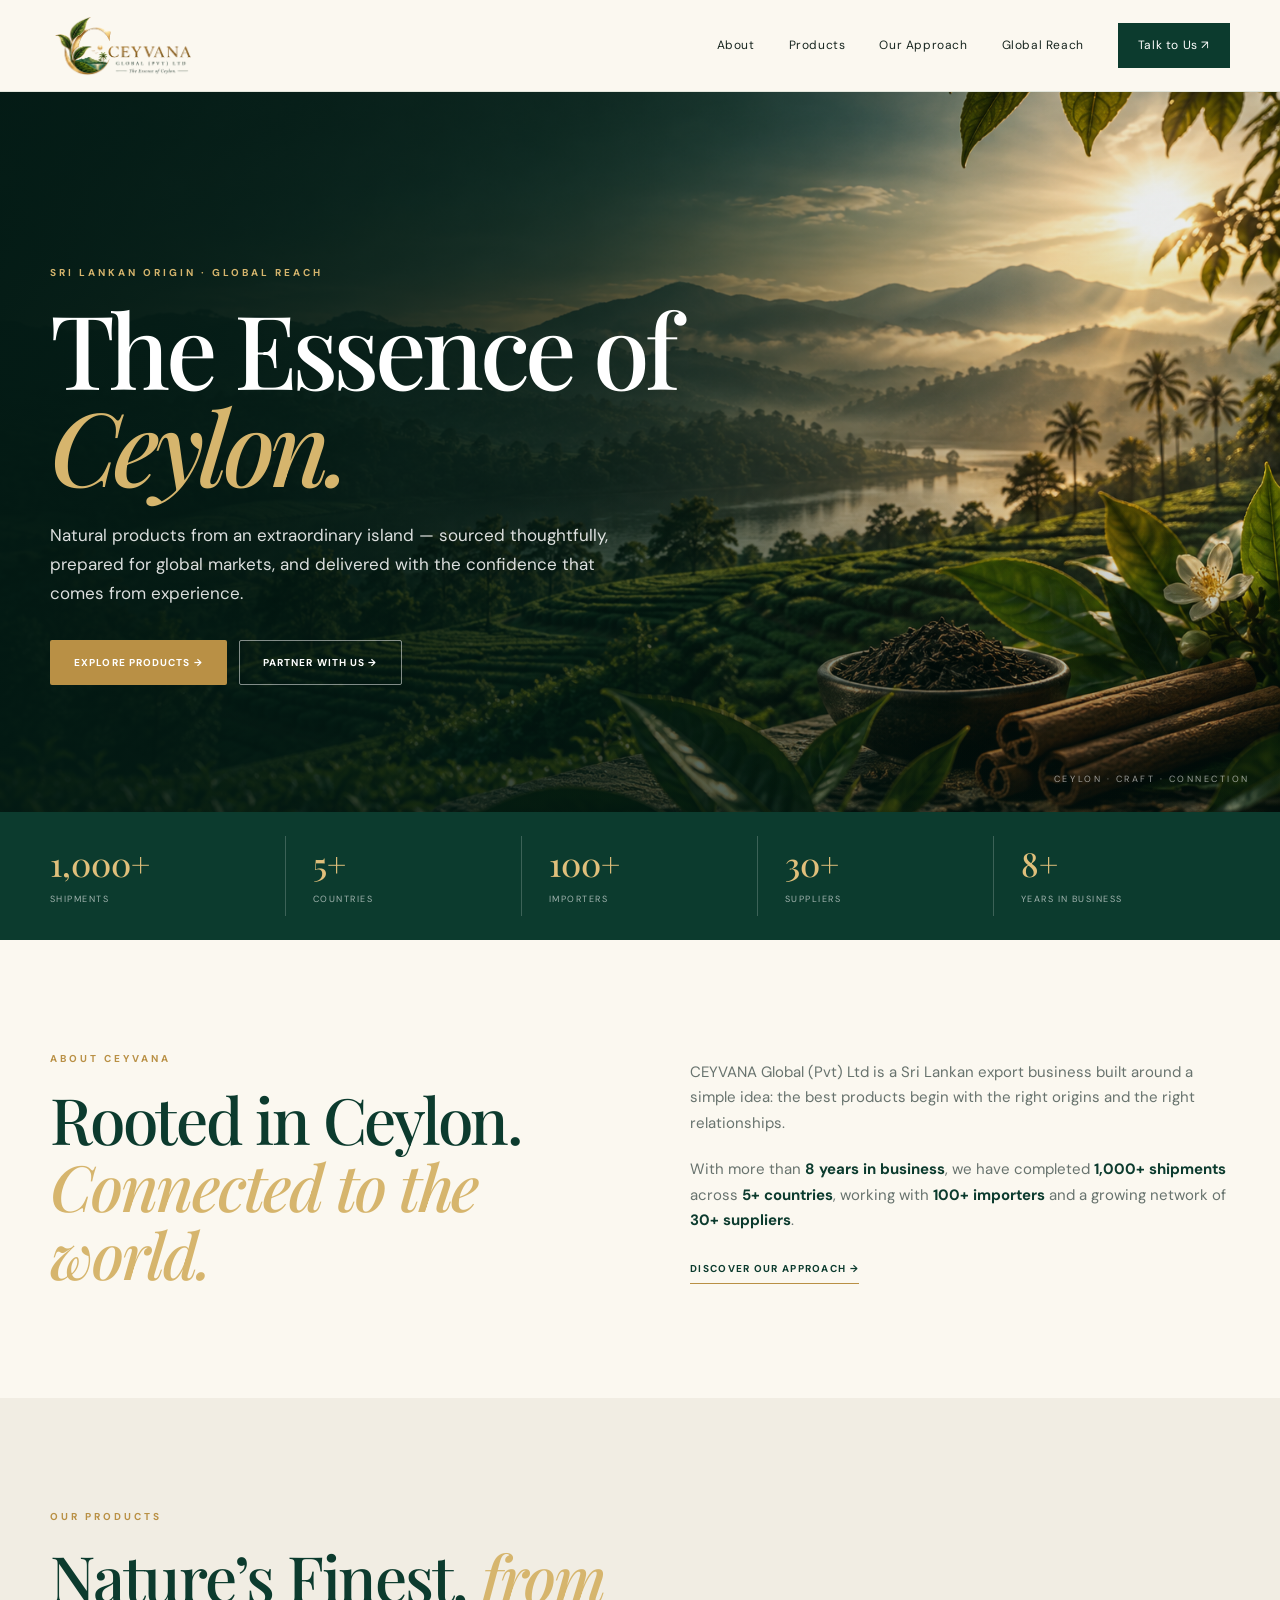
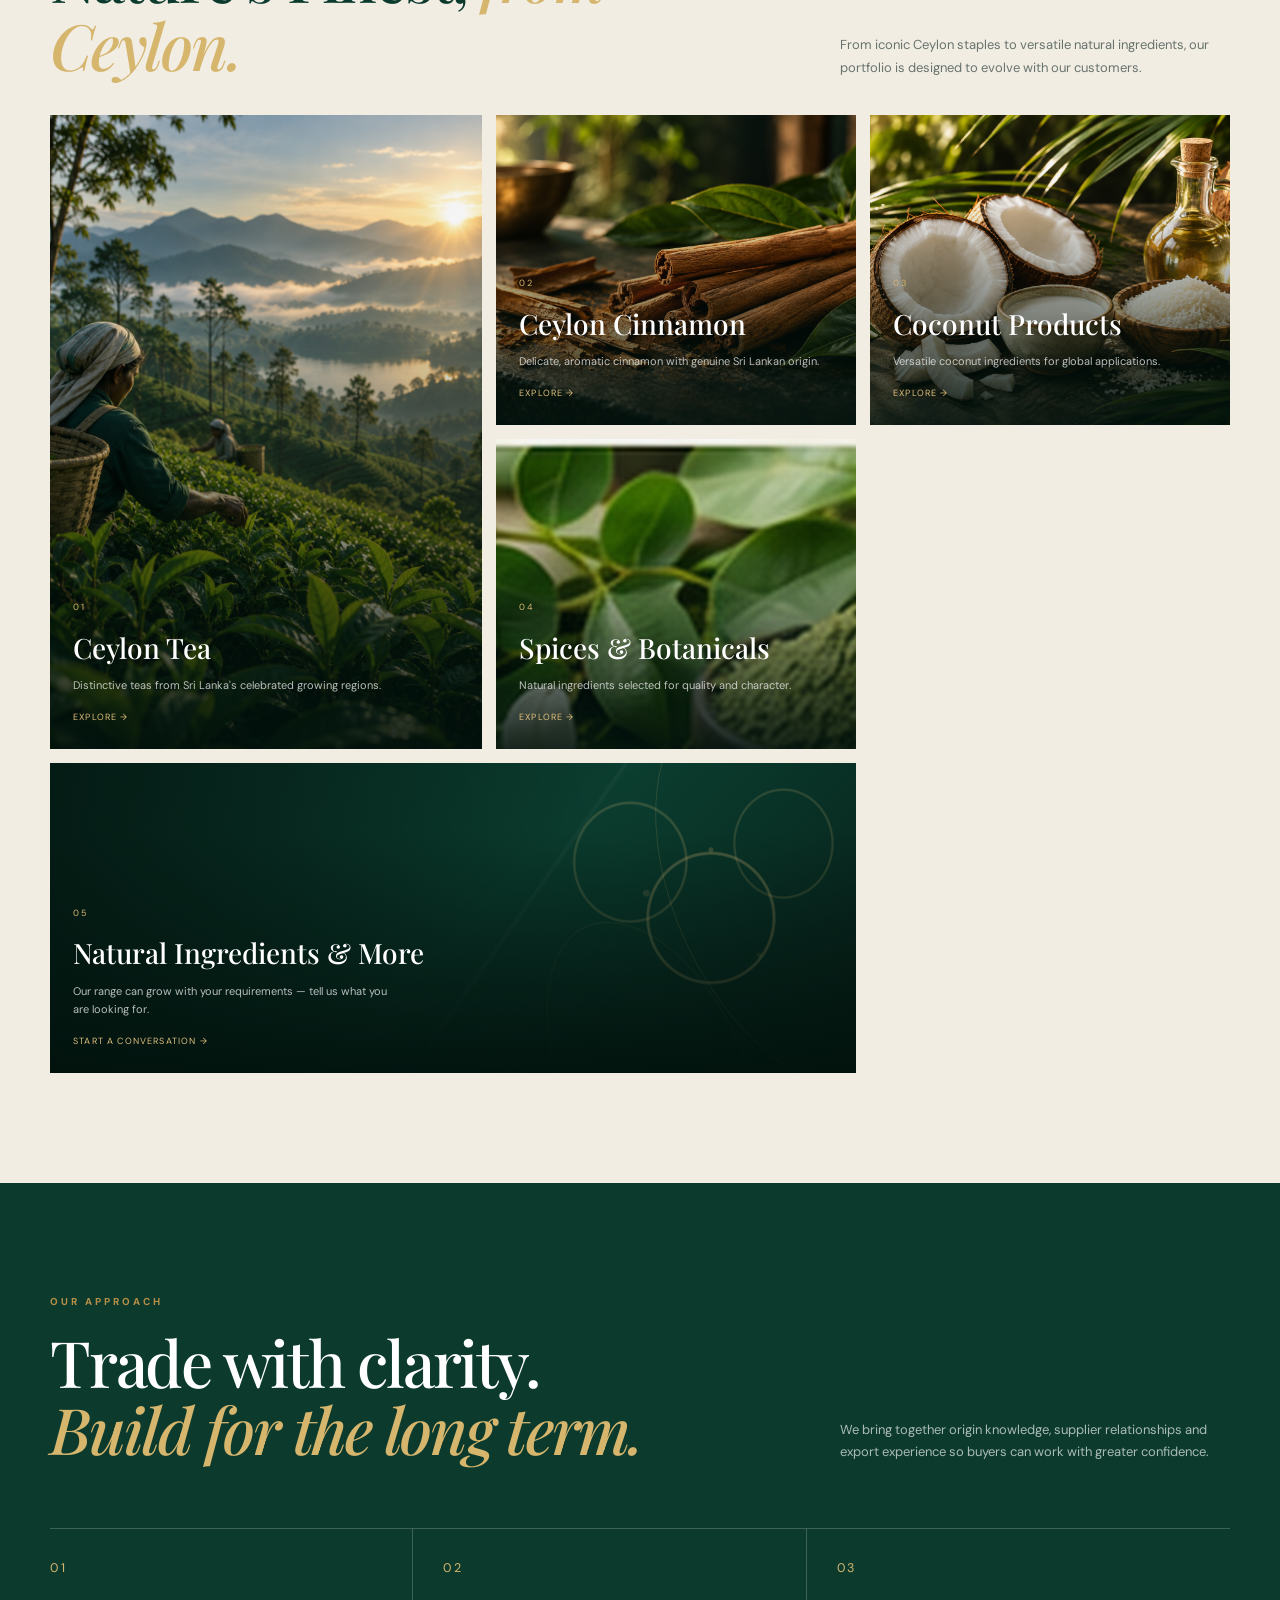
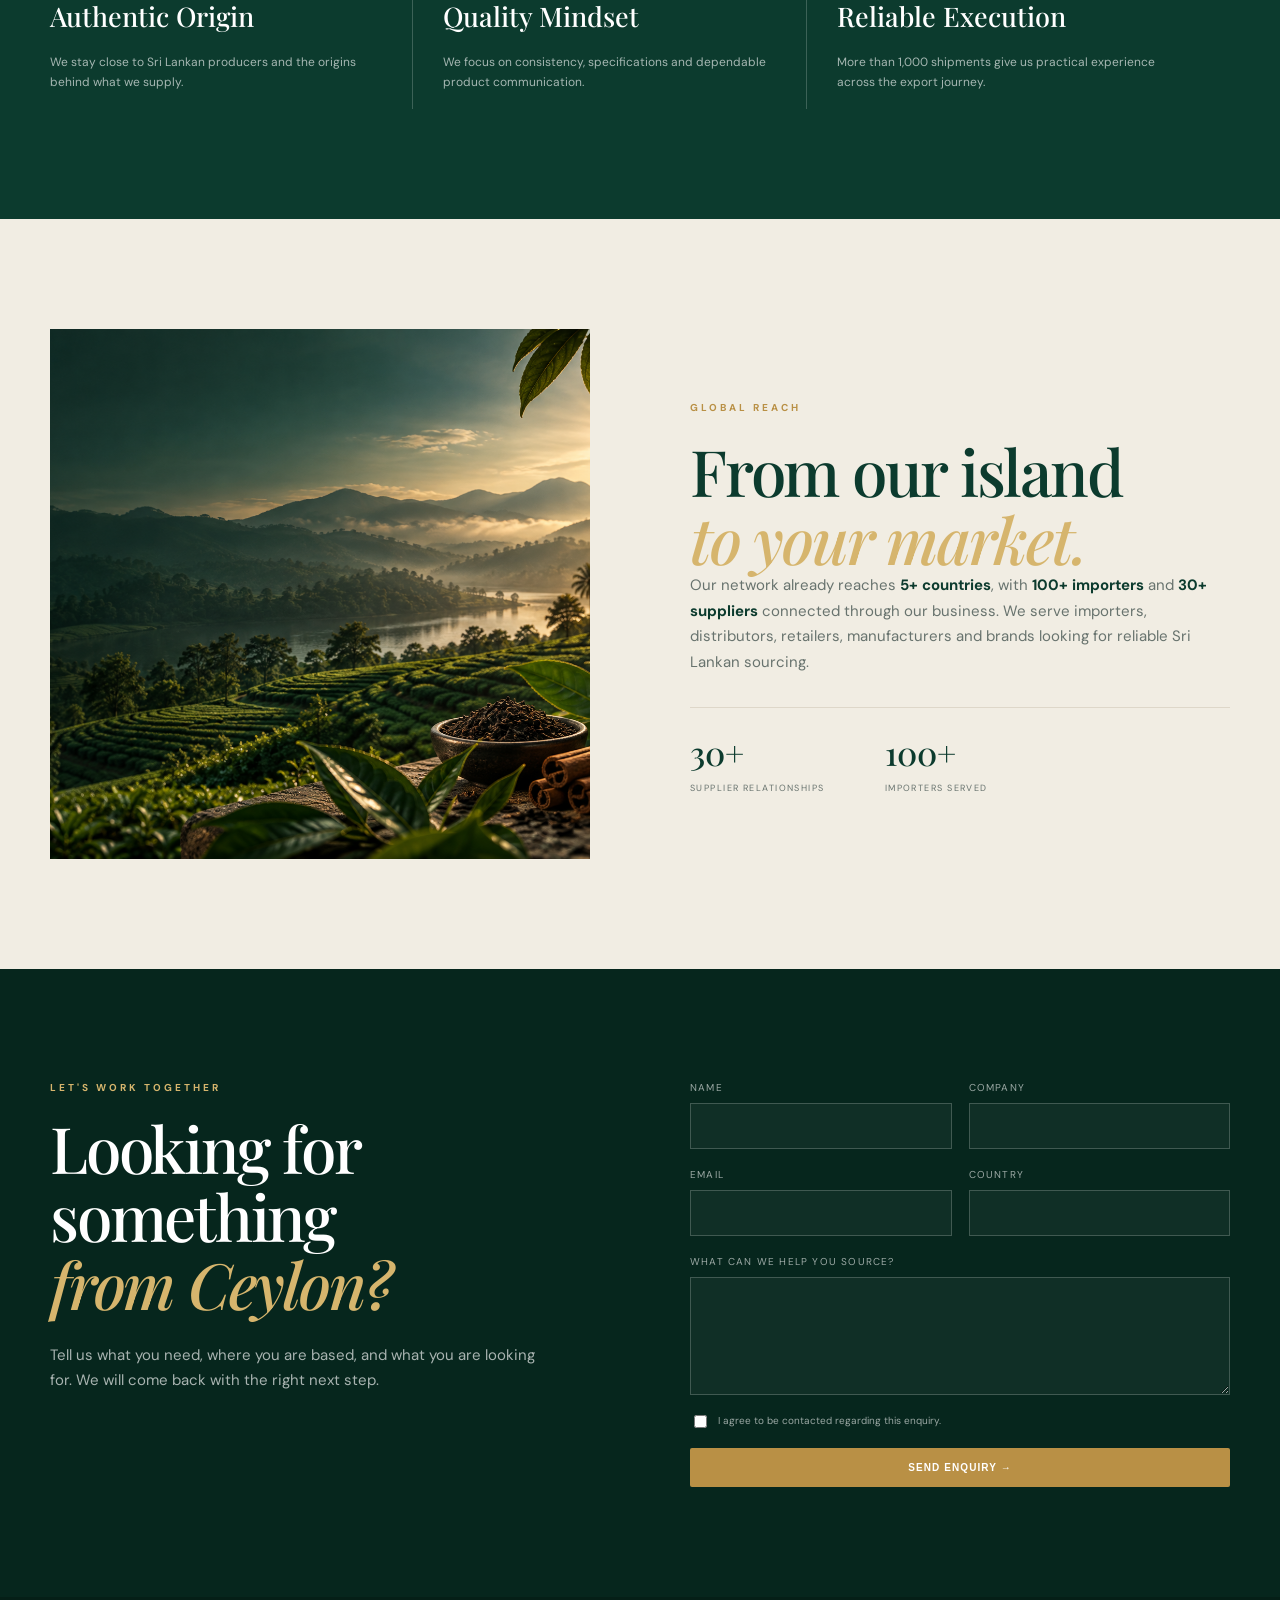
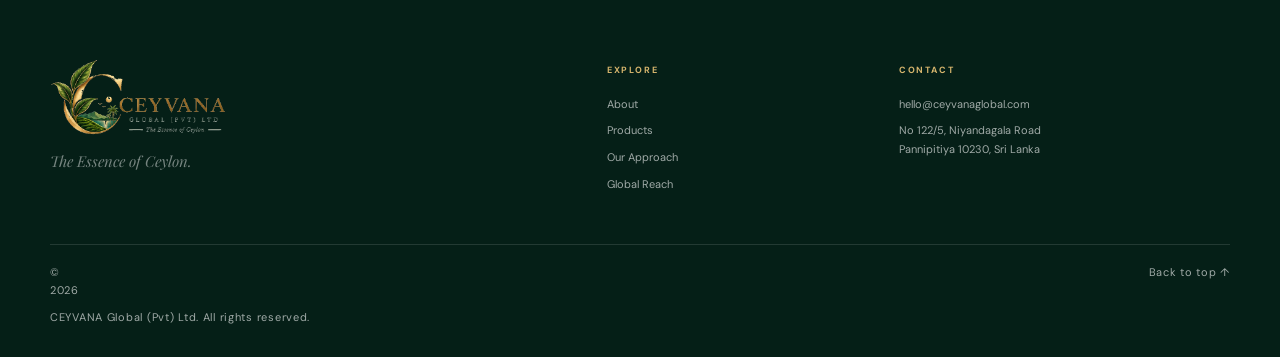
<file: index.html>
<!doctype html><html lang="en"><head><meta charset="utf-8"><meta name="viewport" content="width=device-width,initial-scale=1"><title>CEYVANA Global | Sri Lankan Exporter of Ceylon Tea, Cinnamon & Natural Products</title><meta name="description" content="CEYVANA Global is a Sri Lankan export company supplying Ceylon tea, cinnamon, coconut products, spices and natural ingredients to international buyers. 1,000+ shipments, 5+ countries, 100+ importers, 30+ suppliers and 8+ years in business."><meta name="keywords" content="Sri Lankan exporter,Ceylon tea exporter,Ceylon cinnamon exporter,Sri Lankan spices,coconut products Sri Lanka,natural ingredients exporter,Sri Lanka export company,Ceylon products wholesale"><meta name="robots" content="index,follow,max-image-preview:large"><link rel="canonical" href="https://www.ceyvanaglobal.com/"><meta name="theme-color" content="#0c3b2e"><meta property="og:type" content="website"><meta property="og:title" content="CEYVANA Global — The Essence of Ceylon"><meta property="og:description" content="Sri Lankan origin. Global reach. Thoughtfully sourced Ceylon products for international buyers."><meta property="og:url" content="https://www.ceyvanaglobal.com/"><meta property="og:image" content="https://www.ceyvanaglobal.com/assets/images/ceyvana-logo-header-tight.png"><meta name="twitter:card" content="summary_large_image"><meta name="twitter:image" content="https://www.ceyvanaglobal.com/assets/images/ceyvana-og.jpg"><link rel="icon" href="assets/images/ceyvana-logo-header-transparent.png"><link rel="preconnect" href="https://fonts.googleapis.com"><link rel="preconnect" href="https://fonts.gstatic.com" crossorigin><link href="https://fonts.googleapis.com/css2?family=DM+Sans:wght@400;500;600;700&family=Playfair+Display:wght@500;600;700&display=swap" rel="stylesheet"><link rel="stylesheet" href="assets/css/styles.css"><script type="application/ld+json">{"@context":"https://schema.org","@type":"Organization","name":"CEYVANA Global (Pvt) Ltd","url":"https://www.ceyvanaglobal.com/","logo":"https://www.ceyvanaglobal.com/assets/images/ceyvana-logo-header-transparent.png","email":"hello@ceyvanaglobal.com","telephone":"+49 176 75218331","address":{"@type":"PostalAddress","streetAddress":"No 122/5, Niyandagala Road","addressLocality":"Pannipitiya","postalCode":"10230","addressCountry":"LK"},"description":"Sri Lankan export company supplying Ceylon tea, cinnamon, coconut products, spices and natural ingredients to international markets."}</script></head><body>
<header class="site-header"><div class="container nav-wrap"><a class="brand" href="#top" aria-label="CEYVANA Global home"><img src="assets/images/ceyvana-logo-header-transparent.png" alt="CEYVANA Global — The Essence of Ceylon" width="590" height="280"></a><button class="menu-toggle" aria-expanded="false" aria-controls="main-nav" aria-label="Open navigation"><span></span><span></span></button><nav id="main-nav"><a href="#about">About</a><a href="#products">Products</a><a href="#approach">Our Approach</a><a href="#global">Global Reach</a><a class="nav-cta" href="#contact">Talk to Us ↗</a></nav></div></header>
<main id="top">
<section class="hero"><img class="hero-img" src="assets/images/ceylon-landscape-hero.png" alt="Emerald Ceylon tea country with mountains, lake and cinnamon" fetchpriority="high"><div class="hero-shade"></div><div class="container hero-content"><p class="eyebrow gold">SRI LANKAN ORIGIN · GLOBAL REACH</p><h1>The Essence of<br><em>Ceylon.</em></h1><p class="hero-copy">Natural products from an extraordinary island — sourced thoughtfully, prepared for global markets, and delivered with the confidence that comes from experience.</p><div class="actions"><a class="btn gold-btn" href="#products">Explore Products →</a><a class="btn ghost-btn" href="#contact">Partner With Us →</a></div></div><div class="hero-mark">CEYLON · CRAFT · CONNECTION</div></section>
<section class="proof"><div class="container stats"><div><b>1,000+</b><span>Shipments</span></div><div><b>5+</b><span>Countries</span></div><div><b>100+</b><span>Importers</span></div><div><b>30+</b><span>Suppliers</span></div><div><b>8+</b><span>Years in Business</span></div></div></section>
<section class="section" id="about"><div class="container split"><div><p class="eyebrow">ABOUT CEYVANA</p><h2>Rooted in Ceylon.<br><em>Connected to the world.</em></h2></div><div class="copy"><p>CEYVANA Global (Pvt) Ltd is a Sri Lankan export business built around a simple idea: the best products begin with the right origins and the right relationships.</p><p>With more than <strong>8 years in business</strong>, we have completed <strong>1,000+ shipments</strong> across <strong>5+ countries</strong>, working with <strong>100+ importers</strong> and a growing network of <strong>30+ suppliers</strong>.</p><a class="text-link" href="#approach">Discover our approach →</a></div></div></section>
<section class="section products" id="products"><div class="container"><div class="section-head"><div><p class="eyebrow">OUR PRODUCTS</p><h2>Nature’s Finest, <em>from Ceylon.</em></h2></div><p>From iconic Ceylon staples to versatile natural ingredients, our portfolio is designed to evolve with our customers.</p></div><div class="product-grid">
<article class="card large"><img src="assets/images/ceylon-tea-origin-new.png" alt="Ceylon tea leaves in Sri Lankan highlands" loading="lazy"><div class="shade"></div><div class="card-text"><small>01</small><h3>Ceylon Tea</h3><p>Distinctive teas from Sri Lanka's celebrated growing regions.</p><a href="#contact">Explore →</a></div></article>
<article class="card"><img src="assets/images/ceylon-cinnamon-new.png" alt="Ceylon cinnamon quills" loading="lazy"><div class="shade"></div><div class="card-text"><small>02</small><h3>Ceylon Cinnamon</h3><p>Delicate, aromatic cinnamon with genuine Sri Lankan origin.</p><a href="#contact">Explore →</a></div></article>
<article class="card"><img src="assets/images/coconut-products-new.png" alt="Sri Lankan coconut products" loading="lazy"><div class="shade"></div><div class="card-text"><small>03</small><h3>Coconut Products</h3><p>Versatile coconut ingredients for global applications.</p><a href="#contact">Explore →</a></div></article>
<article class="card"><img src="assets/images/natural-ingredients-more.png" alt="Sri Lankan natural ingredients, botanical leaves and plant-based ingredient powder" loading="lazy"><div class="shade"></div><div class="card-text"><small>04</small><h3>Spices &amp; Botanicals</h3><p>Natural ingredients selected for quality and character.</p><a href="#contact">Explore →</a></div></article>
<article class="card wide natural-card"><div class="natural-art" aria-hidden="true"></div><div class="shade"></div><div class="card-text"><small>05</small><h3>Natural Ingredients &amp; More</h3><p>Our range can grow with your requirements — tell us what you are looking for.</p><a href="#contact">Start a conversation →</a></div></article></div></div></section>
<section class="section dark" id="approach"><div class="container"><div class="section-head dark-head"><div><p class="eyebrow">OUR APPROACH</p><h2>Trade with clarity.<br><em>Build for the long term.</em></h2></div><p>We bring together origin knowledge, supplier relationships and export experience so buyers can work with greater confidence.</p></div><div class="principles"><div><small>01</small><h3>Authentic Origin</h3><p>We stay close to Sri Lankan producers and the origins behind what we supply.</p></div><div><small>02</small><h3>Quality Mindset</h3><p>We focus on consistency, specifications and dependable product communication.</p></div><div><small>03</small><h3>Reliable Execution</h3><p>More than 1,000 shipments give us practical experience across the export journey.</p></div></div></div></section>
<section class="section global" id="global"><div class="container global-grid"><div class="global-image"><img src="assets/images/ceylon-landscape-hero.png" alt="Sri Lankan tea country and tropical landscape" loading="lazy"></div><div class="copy"><p class="eyebrow">GLOBAL REACH</p><h2>From our island<br><em>to your market.</em></h2><p>Our network already reaches <strong>5+ countries</strong>, with <strong>100+ importers</strong> and <strong>30+ suppliers</strong> connected through our business. We serve importers, distributors, retailers, manufacturers and brands looking for reliable Sri Lankan sourcing.</p><div class="mini"><div><b>30+</b><span>Supplier relationships</span></div><div><b>100+</b><span>Importers served</span></div></div></div></div></section>
<section class="section contact" id="contact"><div class="container contact-grid"><div><p class="eyebrow gold">LET'S WORK TOGETHER</p><h2>Looking for something<br><em>from Ceylon?</em></h2><p>Tell us what you need, where you are based, and what you are looking for. We will come back with the right next step.</p></div><form action="https://formspree.io/f/xnpqbyrq" method="POST"><input class="hp" type="text" name="_gotcha" tabindex="-1" autocomplete="off" aria-hidden="true"><label>Name<input name="name" required autocomplete="name"></label><label>Company<input name="company" autocomplete="organization"></label><label>Email<input type="email" name="email" required autocomplete="email"></label><label>Country<input name="country" autocomplete="country-name"></label><input type="hidden" name="subject" value="New CEYVANA Global website enquiry">
<input type="hidden" name="_next" value="https://www.ceyvanaglobal.com/thank-you.html">
<label class="full">What can we help you source?<textarea name="message" rows="5" required></textarea></label><label class="consent full"><input type="checkbox" name="consent" value="yes" required><span>I agree to be contacted regarding this enquiry.</span></label><button class="btn gold-btn full" type="submit">Send Enquiry →</button></form></div></section>
</main><footer><div class="container foot-grid"><div><img src="assets/images/ceyvana-logo-header-transparent.png" alt="CEYVANA Global" class="foot-logo"><p>The Essence of Ceylon.</p></div><div><h4>Explore</h4><a href="#about">About</a><a href="#products">Products</a><a href="#approach">Our Approach</a><a href="#global">Global Reach</a></div><div><h4>Contact</h4><a href="mailto:hello@ceyvanaglobal.com">hello@ceyvanaglobal.com</a><span>No 122/5, Niyandagala Road<br>Pannipitiya 10230, Sri Lanka</span></div></div><div class="container foot-bottom"><span>© <span id="year"></span> CEYVANA Global (Pvt) Ltd. All rights reserved.</span><a href="#top">Back to top ↑</a></div></footer><script src="assets/js/script.js"></script></body></html>
</file>
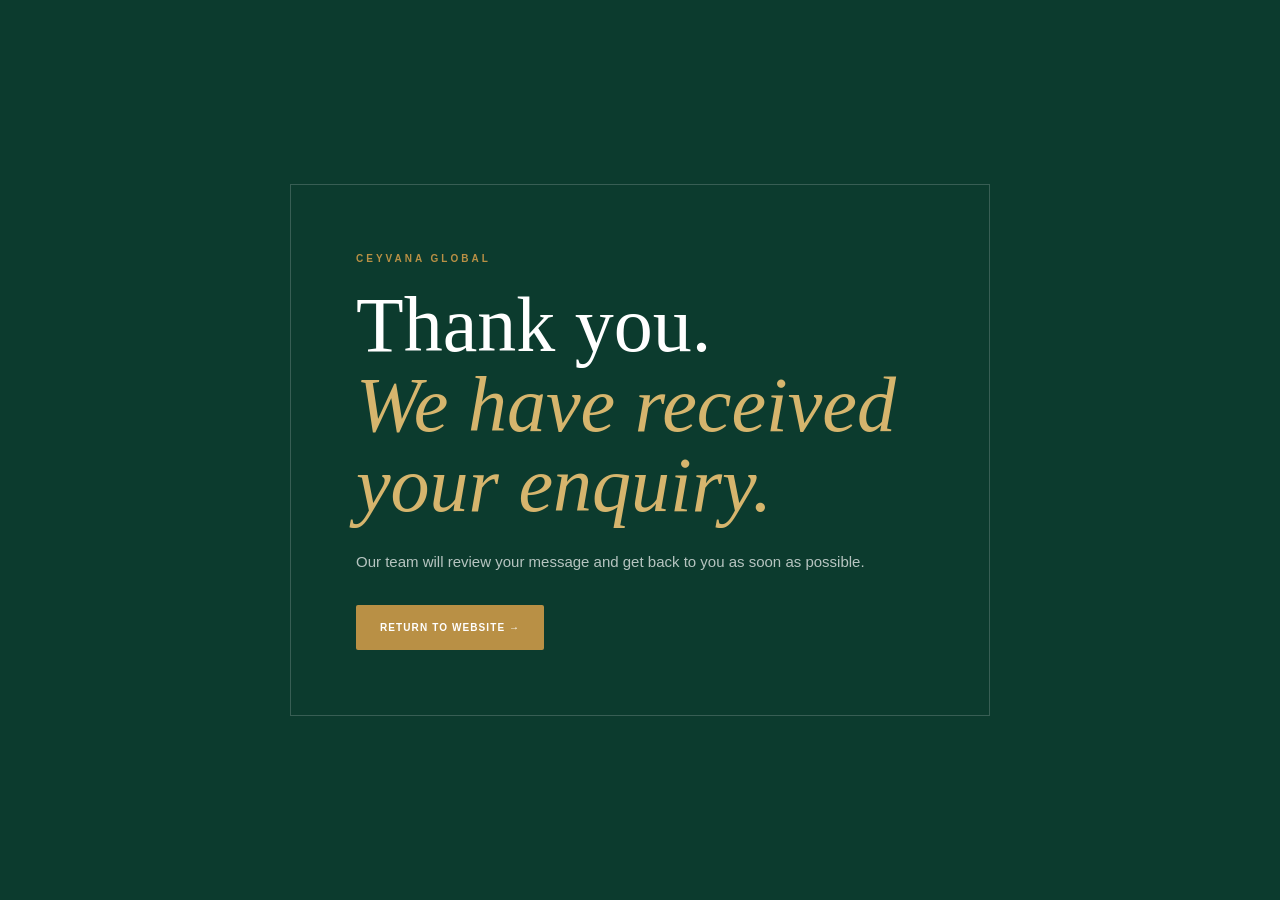
<file: thank-you.html>
<!doctype html><html lang="en"><head><meta charset="utf-8"><meta name="viewport" content="width=device-width,initial-scale=1"><title>Thank You | CEYVANA Global</title><meta name="robots" content="noindex,nofollow"><link rel="stylesheet" href="assets/css/styles.css"></head><body style="min-height:100vh;background:#0c3b2e;color:#fff;display:grid;place-items:center;padding:24px"><main style="max-width:700px;padding:65px;border:1px solid rgba(255,255,255,.18)"><p class="eyebrow">CEYVANA GLOBAL</p><h1 style="font:500 clamp(48px,7vw,78px)/1.02 var(--serif);margin:0 0 25px">Thank you.<br><em style="color:#d6b56d">We have received your enquiry.</em></h1><p style="color:rgba(255,255,255,.7);margin-bottom:30px">Our team will review your message and get back to you as soon as possible.</p><a class="btn gold-btn" href="/">Return to website →</a></main></body></html>
</file>
<file: assets/css/styles.css>
:root{--g:#0c3b2e;--deep:#06261d;--gold:#b99045;--gold2:#d6b56d;--ivory:#fbf8f0;--paper:#f1ede3;--ink:#17251f;--muted:#68736e;--line:#ded7c9;--serif:"Playfair Display",Georgia,serif;--sans:"DM Sans",Arial,sans-serif;--max:1180px}*{box-sizing:border-box}html{-webkit-text-size-adjust:100%}.skip-link{position:fixed;left:16px;top:10px;z-index:100;color:#fff;background:var(--g);padding:10px 14px;transform:translateY(-150%);transition:transform .2s}.skip-link:focus{transform:translateY(0)}html{scroll-behavior:smooth}body{margin:0;background:var(--ivory);color:var(--ink);font:400 15px/1.7 var(--sans)}img{display:block;max-width:100%}a{text-decoration:none;color:inherit}.container{width:min(var(--max),calc(100% - 48px));margin:auto}.site-header{height:92px;padding-top:env(safe-area-inset-top);position:sticky;top:0;z-index:50;background:rgba(251,248,240,.97);border-bottom:1px solid rgba(12,59,46,.1);backdrop-filter:blur(12px)}.nav-wrap{height:100%;display:flex;align-items:center;justify-content:space-between}.brand{width:145px;height:60px;display:flex;align-items:center}.brand img{width:100%;height:60px;object-fit:contain;object-position:center}nav{display:flex;align-items:center;gap:34px;font-size:12px;letter-spacing:.05em}nav a:hover{color:var(--gold)}.nav-cta{background:var(--g);color:#fff;padding:12px 20px}.menu-toggle{display:none;background:none;border:0}.menu-toggle span{display:block;width:25px;height:2px;background:var(--g);margin:6px}.hero{height:720px;position:relative;overflow:hidden;color:#fff;display:flex;align-items:center;background:var(--deep)}.hero-img,.hero-shade{position:absolute;inset:0;width:100%;height:100%}.hero-img{object-fit:cover}.hero-shade{background:linear-gradient(90deg,rgba(3,26,20,.9),rgba(3,26,20,.58) 45%,rgba(3,26,20,.08) 82%),linear-gradient(0deg,rgba(3,26,20,.45),transparent 45%)}.hero-content{position:relative;z-index:2;padding-top:45px}.eyebrow{font-size:10px;letter-spacing:.3em;font-weight:700;color:var(--gold);margin:0 0 18px}.eyebrow.gold{color:var(--gold2)}h1,h2,h3{font-family:var(--serif);font-weight:500}.hero h1{font-size:clamp(58px,8vw,105px);line-height:.95;letter-spacing:-.045em;margin:0 0 28px}.hero h1 em,h2 em{font-style:italic;color:var(--gold2)}.hero-copy{max-width:590px;font-size:17px;color:rgba(255,255,255,.86);margin:0 0 32px}.actions{display:flex;gap:12px;flex-wrap:wrap}.btn{display:inline-flex;align-items:center;justify-content:center;gap:20px;padding:13px 23px;border:1px solid transparent;border-radius:2px;text-transform:uppercase;letter-spacing:.11em;font-size:10px;font-weight:700}.gold-btn{background:var(--gold);color:#fff}.gold-btn:hover{background:#a67d38}.ghost-btn{border-color:rgba(255,255,255,.5);color:#fff}.ghost-btn:hover{background:#fff;color:var(--g)}.hero-mark{position:absolute;right:30px;bottom:25px;font-size:9px;letter-spacing:.28em;color:rgba(255,255,255,.58)}.proof{background:var(--g);color:#fff}.stats{display:grid;grid-template-columns:repeat(5,1fr);padding:24px 0}.stats>div{padding:5px 27px;border-right:1px solid rgba(255,255,255,.2)}.stats>div:first-child{padding-left:0}.stats>div:last-child{border:0}.stats b,.mini b{font:500 33px var(--serif);color:#e0bf7b;display:block}.stats span,.mini span{font-size:9px;text-transform:uppercase;letter-spacing:.16em;color:rgba(255,255,255,.62)}.section{padding:110px 0}.split,.global-grid,.contact-grid{display:grid;grid-template-columns:1fr 1fr;gap:100px;align-items:start}.section h2,.contact h2{font-size:clamp(40px,5vw,64px);line-height:1.06;letter-spacing:-.035em;color:var(--g);margin:0}.copy{max-width:560px;color:var(--muted);padding-top:10px}.copy p{margin:0 0 21px}.copy strong{color:var(--g)}.text-link{display:inline-block;color:var(--g);font-size:10px;text-transform:uppercase;letter-spacing:.13em;font-weight:700;border-bottom:1px solid var(--gold);padding-bottom:6px}.products,.global{background:var(--paper)}.section-head{display:grid;grid-template-columns:1fr 390px;gap:45px;align-items:end;margin-bottom:36px}.section-head>p{color:var(--muted);font-size:13px;margin:0}.product-grid{display:grid;grid-template-columns:1.2fr 1fr 1fr;grid-auto-rows:310px;gap:14px}.card{position:relative;overflow:hidden;background:var(--deep);color:#fff}.natural-card{background:
  radial-gradient(circle at 82% 28%,rgba(214,181,109,.26) 0 2px,transparent 3px),
  radial-gradient(circle at 74% 42%,rgba(214,181,109,.18) 0 3px,transparent 4px),
  radial-gradient(circle at 88% 62%,rgba(214,181,109,.16) 0 2px,transparent 3px),
  linear-gradient(135deg,#0b3529 0%,#0d4636 52%,#071f18 100%);}
.natural-art{position:absolute;inset:0;overflow:hidden;opacity:.95;background:
  radial-gradient(ellipse 18% 48% at 82% 50%,transparent 0 42%,rgba(224,191,123,.35) 43% 44%,transparent 45%),
  radial-gradient(ellipse 16% 44% at 72% 32%,transparent 0 42%,rgba(224,191,123,.24) 43% 44%,transparent 45%),
  radial-gradient(ellipse 14% 40% at 91% 26%,transparent 0 42%,rgba(224,191,123,.20) 43% 44%,transparent 45%),
  linear-gradient(125deg,transparent 0 56%,rgba(255,255,255,.045) 56.2% 56.5%,transparent 56.7%);}
.natural-art:before,.natural-art:after{content:"";position:absolute;border:1px solid rgba(224,191,123,.20);border-radius:100%;transform:rotate(-25deg);}
.natural-art:before{width:260px;height:430px;right:-80px;top:-90px;}
.natural-art:after{width:180px;height:330px;right:110px;bottom:-170px;opacity:.65;}
.natural-card .shade{background:linear-gradient(90deg,rgba(2,18,13,.72),rgba(2,18,13,.10) 72%),linear-gradient(0deg,rgba(2,18,13,.92),rgba(2,18,13,.05) 78%);}
.card img{position:absolute;width:100%;height:100%;object-fit:cover;transition:.6s}.card:hover img{transform:scale(1.05)}.shade{position:absolute;inset:0;background:linear-gradient(0deg,rgba(2,18,13,.9),rgba(2,18,13,.03) 72%)}.card-text{position:absolute;left:23px;right:20px;bottom:20px}.card-text small{font-size:9px;letter-spacing:.2em;color:var(--gold2)}.card-text h3{font-size:28px;margin:5px 0}.card-text p{font-size:11px;color:rgba(255,255,255,.72);margin:0 0 8px;max-width:320px}.card-text a{font-size:9px;letter-spacing:.13em;text-transform:uppercase;color:#e0bf7b}.large{grid-row:span 2}.wide{grid-column:span 2}.dark{background:var(--g);color:#fff}.dark h2{color:#fff}.dark-head>p{color:rgba(255,255,255,.65)}.principles{display:grid;grid-template-columns:repeat(3,1fr);border-top:1px solid rgba(255,255,255,.2);margin-top:65px}.principles>div{padding:26px 30px 5px 0;border-right:1px solid rgba(255,255,255,.2);margin-right:30px}.principles>div:last-child{border:0}.principles small{color:var(--gold2);letter-spacing:.2em}.principles h3{font-size:27px;margin:13px 0 5px}.principles p{font-size:12px;color:rgba(255,255,255,.63);max-width:330px}.global-image{height:530px;overflow:hidden}.global-image img{width:100%;height:100%;object-fit:cover}.global-grid{align-items:center}.mini{display:flex;gap:60px;border-top:1px solid var(--line);padding-top:22px;margin-top:32px}.mini b{color:var(--g)}.mini span{color:var(--muted)}.contact{background:var(--deep);color:#fff}.contact h2{color:#fff}.contact>p,.contact-grid>div>p:not(.eyebrow){color:rgba(255,255,255,.65);max-width:490px}.contact-grid>div>p:not(.eyebrow){margin-top:25px}form{display:grid;grid-template-columns:1fr 1fr;gap:17px}form label{font-size:10px;text-transform:uppercase;letter-spacing:.12em;color:rgba(255,255,255,.6)}form input:not([type=checkbox]),form textarea{display:block;width:100%;margin-top:7px;padding:13px;border:1px solid rgba(255,255,255,.2);background:rgba(255,255,255,.04);color:#fff;border-radius:0;outline:0;font:14px var(--sans)}form input:focus,form textarea:focus{border-color:var(--gold)}form textarea{resize:vertical}.full{grid-column:1/-1}.consent{display:flex!important;gap:8px;align-items:flex-start;text-transform:none!important;letter-spacing:0!important}.consent input{accent-color:var(--gold);margin-top:3px}.hp{position:absolute;left:-9999px;opacity:0}footer{background:#051f17;padding-bottom:max(22px,env(safe-area-inset-bottom));color:#fff;padding:62px 0 22px}.foot-grid{display:grid;grid-template-columns:1.5fr .7fr 1fr;gap:60px}.foot-logo{width:175px;height:auto;object-fit:contain;object-position:left center}.foot-grid p{font:italic 15px var(--serif);color:rgba(255,255,255,.45)}footer h4{font-size:9px;letter-spacing:.2em;text-transform:uppercase;color:var(--gold2);margin:4px 0 16px}footer a,footer span{display:block;font-size:11px;color:rgba(255,255,255,.62);margin-bottom:8px}footer a:hover{color:#fff}.foot-bottom{display:flex;justify-content:space-between;border-top:1px solid rgba(255,255,255,.12);padding-top:18px;margin-top:42px;font-size:9px;letter-spacing:.08em;color:rgba(255,255,255,.4)}@media (max-width:1050px){
  :root{--max:920px}
  .site-header{height:78px}
  .nav-wrap{position:relative}
  .brand{width:145px;height:58px}
  .brand img{height:58px}
  .menu-toggle{display:flex;align-items:center;justify-content:center;flex-direction:column;width:46px;height:46px;padding:0;background:transparent;border:1px solid rgba(12,59,46,.16);border-radius:2px;cursor:pointer}
  .menu-toggle span{display:block;width:22px;height:2px;background:var(--g);margin:3px 0;transition:transform .25s ease,opacity .2s ease}
  .menu-toggle[aria-expanded="true"] span:first-child{transform:translateY(4px) rotate(45deg)}
  .menu-toggle[aria-expanded="true"] span:last-child{transform:translateY(-4px) rotate(-45deg)}
  #main-nav{position:absolute;top:calc(100% + 1px);left:0;right:0;background:rgba(251,248,240,.99);display:none;flex-direction:column;align-items:stretch;gap:0;padding:10px 24px 22px;border-bottom:1px solid rgba(12,59,46,.12);box-shadow:0 16px 30px rgba(3,26,20,.10)}
  #main-nav.open{display:flex}
  #main-nav a{padding:14px 0;font-size:12px;border-bottom:1px solid rgba(12,59,46,.08)}
  #main-nav a:last-child{border-bottom:0}
  #main-nav .nav-cta{text-align:center;margin-top:12px;padding:14px 18px;border:0;color:#fff}
  .hero{height:660px;min-height:660px}
  .hero-content{padding-top:30px}
  .hero h1{font-size:clamp(58px,8vw,76px)}
  .stats{grid-template-columns:repeat(3,1fr);gap:0}
  .stats>div{border:0;padding:5px 12px}
  .section{padding:80px 0}
  .split,.global-grid,.contact-grid{grid-template-columns:1fr;gap:40px}
  .section-head{grid-template-columns:1fr;gap:12px}
  .product-grid{grid-template-columns:1fr 1fr;grid-auto-rows:300px}
  .large{grid-row:span 1}
  .wide{grid-column:1/-1}
  .global-image{height:390px}
  .principles{grid-template-columns:1fr}
  .principles>div{border-right:0;border-bottom:1px solid rgba(255,255,255,.2);margin:0;padding:26px 0}
  .principles>div:last-child{border-bottom:0}
  .foot-grid{grid-template-columns:1fr 1fr}
  .foot-grid>div:first-child{grid-column:1/-1}
  .foot-logo{max-width:175px}
}

@media (max-width:700px){
  .container{width:calc(100% - 32px)}
  .site-header{height:72px}
  .brand{width:126px;height:50px}
  .brand img{height:50px}
  .menu-toggle{width:44px;height:44px}
  #main-nav{top:calc(100% + 1px);padding:8px 16px 18px}
  #main-nav a{padding:13px 8px}
  #main-nav .nav-cta{margin-top:10px;padding:13px 18px}

  .hero{height:auto;min-height:680px;align-items:flex-end}
  .hero-img{object-position:67% center}
  .hero-shade{background:linear-gradient(90deg,rgba(3,26,20,.94),rgba(3,26,20,.42) 78%),linear-gradient(0deg,rgba(3,26,20,.80),rgba(3,26,20,.08) 70%)}
  .hero-content{padding-top:120px;padding-bottom:76px}
  .eyebrow{font-size:9px;letter-spacing:.24em;margin-bottom:14px}
  .hero h1{font-size:clamp(48px,14vw,64px);line-height:.94;letter-spacing:-.05em;margin-bottom:22px}
  .hero-copy{font-size:14px;line-height:1.65;max-width:420px;margin-bottom:26px}
  .actions{flex-direction:column;align-items:stretch;gap:10px;max-width:100%}
  .btn{width:100%;min-height:48px;justify-content:space-between;padding:13px 18px}
  .hero-mark{display:none}

  .stats{grid-template-columns:repeat(2,1fr);padding:18px 0}
  .stats>div{padding:10px 8px;text-align:center}
  .stats>div:last-child{grid-column:1/-1}
  .stats b{font-size:27px;line-height:1.1}
  .stats span{font-size:7px;letter-spacing:.13em}

  .section{padding:68px 0}
  .section h2,.contact h2{font-size:clamp(39px,11vw,52px);line-height:1.03}
  .split,.global-grid,.contact-grid{gap:30px}
  .copy{padding-top:0;font-size:14px}
  .section-head{margin-bottom:28px}
  .section-head>p{font-size:12px;line-height:1.7}

  .product-grid{grid-template-columns:1fr;grid-auto-rows:340px;gap:12px}
  .large,.wide{grid-column:auto;grid-row:auto}
  .card-text{left:20px;right:18px;bottom:18px}
  .card-text h3{font-size:27px}
  .card-text p{font-size:11px;line-height:1.55}

  .global-image{height:300px}
  .mini{gap:22px;justify-content:space-between}
  .mini b{font-size:29px}
  .mini span{font-size:8px}

  form{grid-template-columns:1fr;gap:15px}
  .full{grid-column:auto}
  form input:not([type=checkbox]),form textarea{min-height:48px;padding:13px 12px}
  .consent{font-size:10px;line-height:1.5}

  footer{padding:52px 0 20px}
  .foot-grid{grid-template-columns:1fr;gap:34px}
  .foot-grid>div:first-child{grid-column:auto}
  .foot-logo{width:150px}
  .foot-bottom{flex-direction:column;gap:10px;line-height:1.5;margin-top:34px}
}

@media (max-width:380px){
  .container{width:calc(100% - 24px)}
  .hero{min-height:650px}
  .hero-content{padding-bottom:62px}
  .hero h1{font-size:46px}
  .stats b{font-size:24px}
  .stats span{font-size:6.5px}
  .section{padding:58px 0}
  .product-grid{grid-auto-rows:320px}
}

@media (prefers-reduced-motion:reduce){
  html{scroll-behavior:auto}
  *,*::before,*::after{transition:none!important;animation:none!important}
}
</file>
